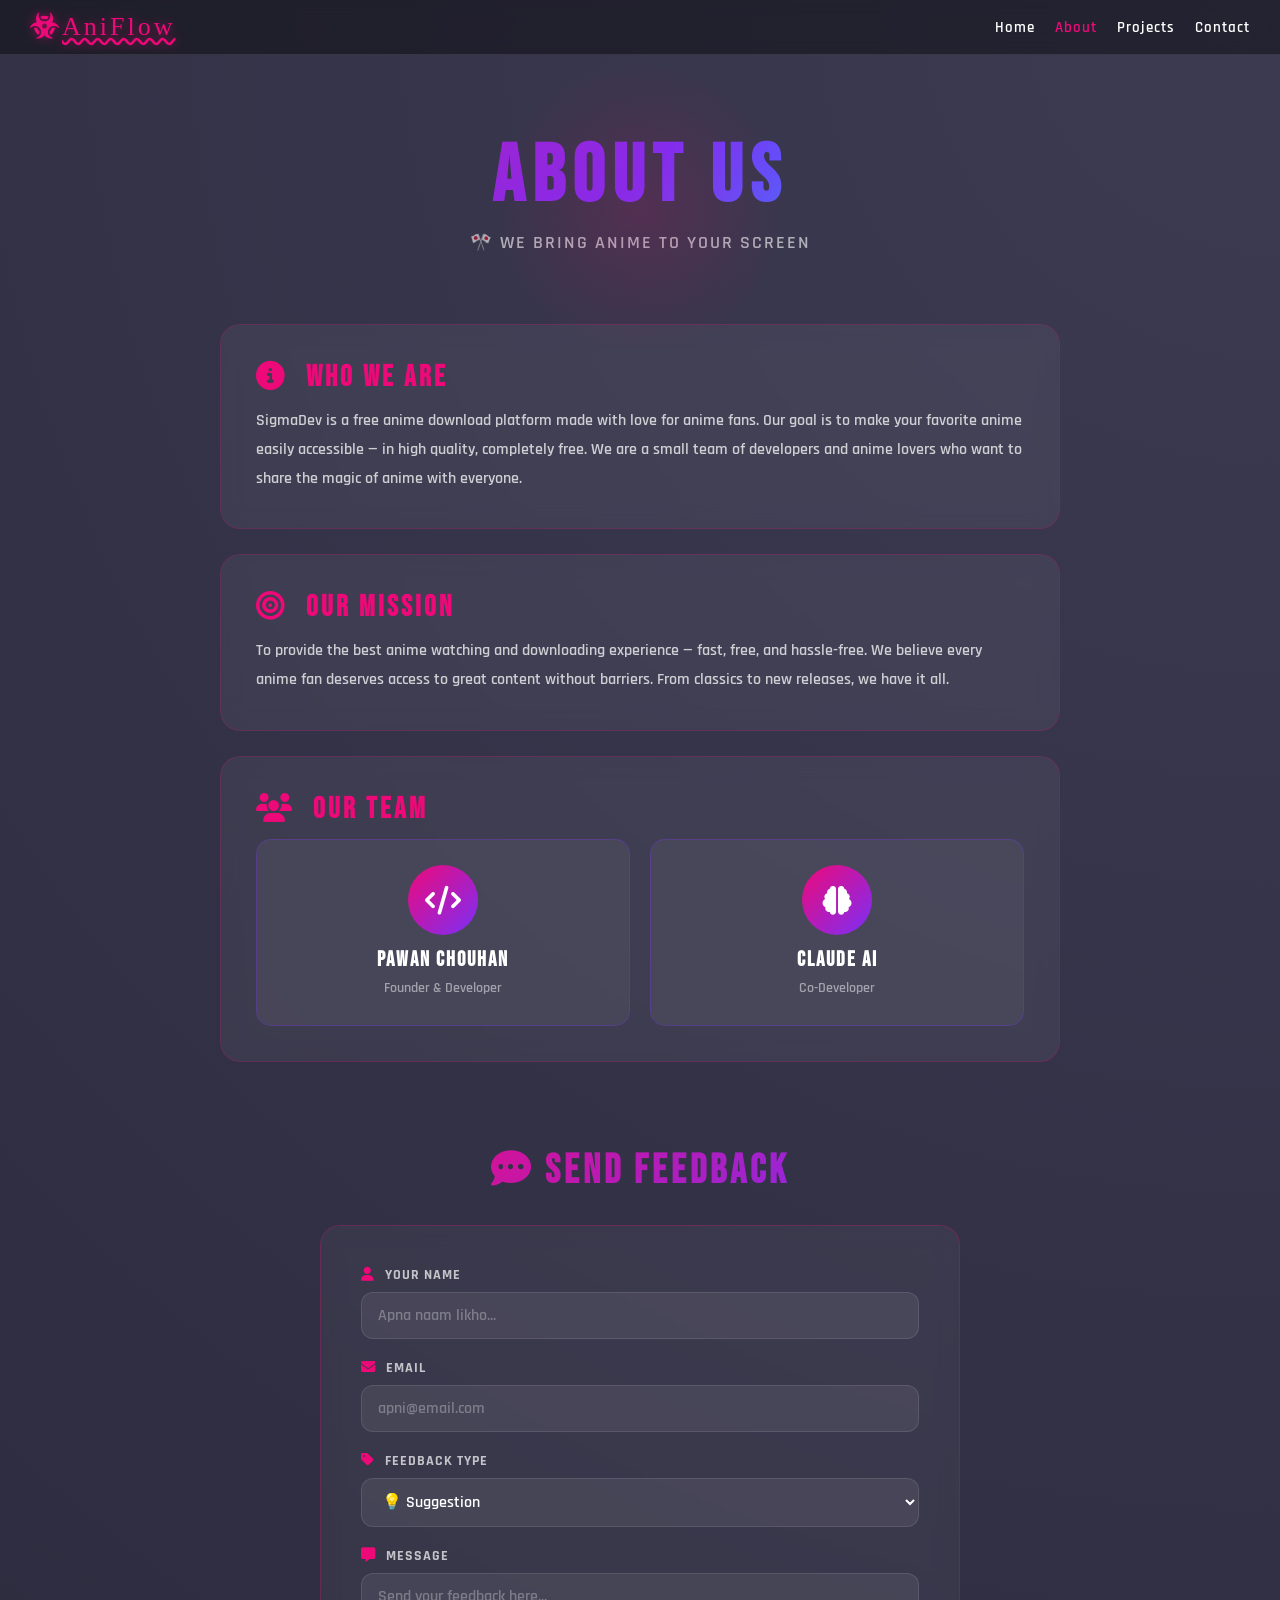
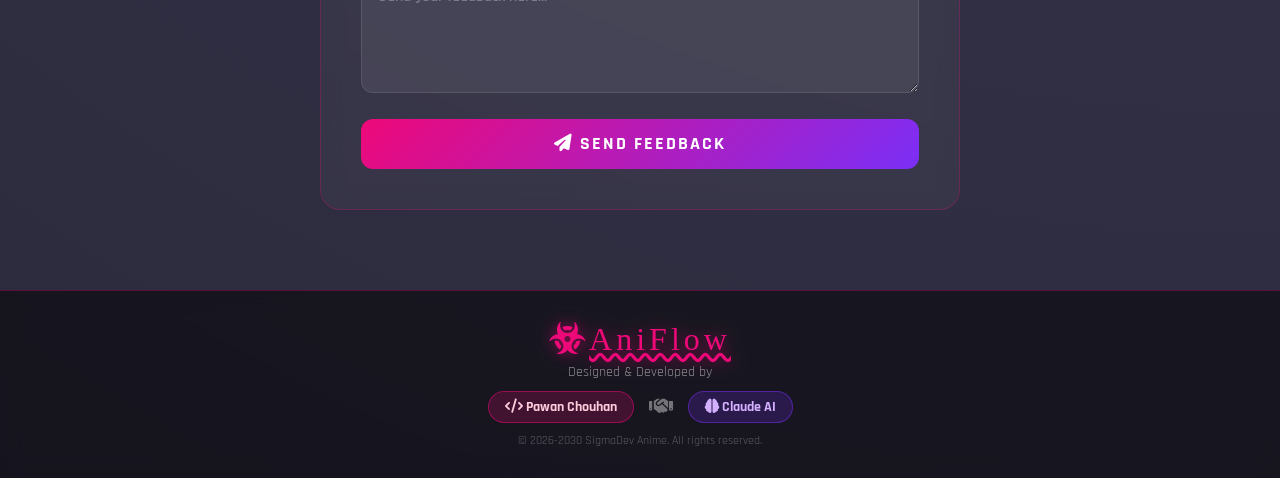
<file: About us.html>
<!DOCTYPE html>
<html lang="en">

<head>
    <meta charset="UTF-8">
    <meta name="viewport" content="width=device-width, initial-scale=1.0">
    <title>SigmaDev - About Us</title>
    <link rel="stylesheet" href="https://cdnjs.cloudflare.com/ajax/libs/font-awesome/6.5.0/css/all.min.css">
    <link href="https://fonts.googleapis.com/css2?family=Bebas+Neue&family=Rajdhani:wght@400;600;700&display=swap"
        rel="stylesheet">
    <style>
        * {
            margin: 0;
            padding: 0;
            box-sizing: border-box;
        }

        body {
            min-height: 100vh;
            background: #282537;
            background-image: radial-gradient(circle at top, #3c3b52 0%, #252233 80%);
            background-size: 200% 200%;
            animation: breathe 8s ease infinite;
            font-family: 'Rajdhani', sans-serif;
            color: white;
        }

        @keyframes breathe {
            0% {
                background-position: 50% 0%;
            }

            50% {
                background-position: 50% 100%;
            }

            100% {
                background-position: 50% 0%;
            }
        }

        /* NAVBAR */
        .navbar {
            position: fixed;
            top: 0;
            width: 100%;
            display: flex;
            align-items: center;
            justify-content: space-between;
            padding: 12px 30px;
            background: rgba(0, 0, 0, 0.4);
            backdrop-filter: blur(10px);
            border-bottom: 1px solid rgba(255, 255, 255, 0.1);
            z-index: 1000;
        }

        .logo {
            font-family: 'Bebas Neue', cursive;
            font-size: 26px;
            letter-spacing: 3px;
            color: #ee0979;
            text-shadow: 0 0 10px rgba(238, 9, 121, 0.5);
            text-decoration: none;
            font-family: cursive;
            text-decoration-style: wavy;
            text-decoration-line: underline;
        }

        .nav-links {
            display: flex;
            list-style: none;
            gap: 20px;
        }

        .nav-links a {
            text-decoration: none;
            color: white;
            font-size: 15px;
            font-weight: 600;
            letter-spacing: 1px;
            transition: color 0.3s;
        }

        .nav-links a:hover {
            color: #ee0979;
        }

        /* HERO */
        .hero {
            margin-top: 57px;
            padding: 80px 30px 50px;
            text-align: center;
            position: relative;
        }

        .hero::before {
            content: '';
            position: absolute;
            top: 0;
            left: 50%;
            transform: translateX(-50%);
            width: 300px;
            height: 300px;
            background: radial-gradient(circle, rgba(238, 9, 121, 0.15), transparent 70%);
            pointer-events: none;
        }

        .hero h1 {
            font-family: 'Bebas Neue', cursive;
            font-size: 5rem;
            letter-spacing: 8px;
            background: linear-gradient(135deg, #ee0979, #7b2ff7, #00d4ff);
            -webkit-background-clip: text;
            -webkit-text-fill-color: transparent;
            background-clip: text;
            line-height: 1;
        }

        .hero p {
            margin-top: 15px;
            font-size: 1.1rem;
            font-weight: 600;
            color: rgba(255, 255, 255, 0.6);
            letter-spacing: 2px;
            text-transform: uppercase;
        }

        /* ABOUT SECTION */
        .about-section {
            max-width: 900px;
            margin: 0 auto;
            padding: 20px 30px 60px;
        }

        .about-card {
            background: rgba(255, 255, 255, 0.05);
            border: 1px solid rgba(238, 9, 121, 0.2);
            border-radius: 20px;
            padding: 35px;
            margin-bottom: 25px;
            backdrop-filter: blur(10px);
            transition: border-color 0.3s, transform 0.3s;
        }

        .about-card:hover {
            border-color: rgba(238, 9, 121, 0.5);
            transform: translateY(-3px);
        }

        .about-card h2 {
            font-family: 'Bebas Neue', cursive;
            font-size: 1.8rem;
            letter-spacing: 3px;
            color: #ee0979;
            margin-bottom: 12px;
        }

        .about-card h2 i {
            margin-right: 10px;
        }

        .about-card p {
            font-size: 1rem;
            font-weight: 600;
            color: rgba(255, 255, 255, 0.75);
            line-height: 1.8;
        }

        /* TEAM */
        .team-grid {
            display: flex;
            gap: 20px;
            justify-content: center;
            flex-wrap: wrap;
            margin-top: 10px;
        }

        .team-card {
            background: rgba(255, 255, 255, 0.05);
            border: 1px solid rgba(123, 47, 247, 0.3);
            border-radius: 15px;
            padding: 25px 30px;
            text-align: center;
            flex: 1;
            min-width: 200px;
            transition: all 0.3s;
        }

        .team-card:hover {
            border-color: rgba(238, 9, 121, 0.6);
            transform: translateY(-5px);
            box-shadow: 0 10px 30px rgba(238, 9, 121, 0.2);
        }

        .team-card .avatar {
            width: 70px;
            height: 70px;
            border-radius: 50%;
            background: linear-gradient(135deg, #ee0979, #7b2ff7);
            display: flex;
            align-items: center;
            justify-content: center;
            font-size: 1.8rem;
            margin: 0 auto 12px;
        }

        .team-card h3 {
            font-family: 'Bebas Neue', cursive;
            font-size: 1.3rem;
            letter-spacing: 2px;
            color: white;
        }

        .team-card p {
            font-size: 0.85rem;
            color: rgba(255, 255, 255, 0.5);
            font-weight: 600;
            margin-top: 4px;
        }

        /* FEEDBACK FORM */
        .feedback-section {
            max-width: 700px;
            margin: 0 auto;
            padding: 0 30px 80px;
        }

        .feedback-title {
            font-family: 'Bebas Neue', cursive;
            font-size: 2.5rem;
            letter-spacing: 4px;
            text-align: center;
            margin-bottom: 30px;
            background: linear-gradient(135deg, #ee0979, #7b2ff7);
            -webkit-background-clip: text;
            -webkit-text-fill-color: transparent;
            background-clip: text;
        }

        .feedback-form {
            background: rgba(255, 255, 255, 0.04);
            border: 1px solid rgba(238, 9, 121, 0.25);
            border-radius: 20px;
            padding: 40px;
            backdrop-filter: blur(10px);
        }

        .form-group {
            margin-bottom: 20px;
        }

        .form-group label {
            display: block;
            font-size: 0.9rem;
            font-weight: 700;
            color: rgba(255, 255, 255, 0.7);
            letter-spacing: 1px;
            text-transform: uppercase;
            margin-bottom: 8px;
        }

        .form-group label i {
            color: #ee0979;
            margin-right: 6px;
        }

        .form-group input,
        .form-group textarea,
        .form-group select {
            width: 100%;
            background: rgba(255, 255, 255, 0.07);
            border: 1px solid rgba(255, 255, 255, 0.1);
            border-radius: 12px;
            padding: 12px 16px;
            color: white;
            font-family: 'Rajdhani', sans-serif;
            font-size: 1rem;
            font-weight: 600;
            outline: none;
            transition: border-color 0.3s, box-shadow 0.3s;
        }

        .form-group input:focus,
        .form-group textarea:focus,
        .form-group select:focus {
            border-color: #ee0979;
            box-shadow: 0 0 15px rgba(238, 9, 121, 0.2);
        }

        .form-group select option {
            background: #252233;
            color: white;
        }

        .form-group textarea {
            resize: vertical;
            min-height: 120px;
        }

        .form-group input::placeholder,
        .form-group textarea::placeholder {
            color: rgba(255, 255, 255, 0.3);
        }

        .submit-btn {
            width: 100%;
            padding: 14px;
            background: linear-gradient(135deg, #ee0979, #7b2ff7);
            color: white;
            border: none;
            border-radius: 12px;
            cursor: pointer;
            font-size: 1.1rem;
            font-weight: 700;
            font-family: 'Rajdhani', sans-serif;
            letter-spacing: 2px;
            text-transform: uppercase;
            transition: all 0.3s;
            animation: pulse 2s infinite;
        }

        .submit-btn:hover {
            transform: scale(1.02);
            box-shadow: 0 8px 25px rgba(238, 9, 121, 0.5);
            animation: none;
        }

        @keyframes pulse {
            0% {
                box-shadow: 0 0 0 0 rgba(238, 9, 121, 0.5);
            }

            70% {
                box-shadow: 0 0 0 10px rgba(238, 9, 121, 0);
            }

            100% {
                box-shadow: 0 0 0 0 rgba(238, 9, 121, 0);
            }
        }

        /* SUCCESS MSG */
        .success-msg {
            display: none;
            text-align: center;
            padding: 20px;
            background: rgba(17, 153, 142, 0.15);
            border: 1px solid rgba(17, 153, 142, 0.4);
            border-radius: 12px;
            margin-top: 15px;
            color: #38ef7d;
            font-size: 1rem;
            font-weight: 700;
        }

        /* FOOTER */
        .footer {
            background: rgba(0, 0, 0, 0.5);
            backdrop-filter: blur(10px);
            border-top: 1px solid rgba(238, 9, 121, 0.3);
            padding: 30px;
            text-align: center;
        }

        .footer-logo {
            font-family: 'Bebas Neue', cursive;
            font-size: 2rem;
            letter-spacing: 4px;
            color: #ee0979;
            text-shadow: 0 0 15px rgba(238, 9, 121, 0.6);
            font-family: cursive;
            text-decoration-style: wavy;
            text-decoration-line: underline;
        }

        .footer-credits {
            display: flex;
            align-items: center;
            gap: 15px;
            justify-content: center;
            margin: 10px 0;
        }

        .credit-you {
            background: rgba(238, 9, 121, 0.2);
            border: 1px solid rgba(238, 9, 121, 0.5);
            color: #ffccdd;
            padding: 6px 16px;
            border-radius: 25px;
            font-size: 0.9rem;
            font-weight: 700;
        }

        .footer-x {
            color: rgba(255, 255, 255, 0.4);
            font-size: 1.2rem;
            font-weight: 700;
        }

        .credit-claude {
            background: rgba(123, 47, 247, 0.2);
            border: 1px solid rgba(123, 47, 247, 0.5);
            color: #d4b0ff;
            padding: 6px 16px;
            border-radius: 25px;
            font-size: 0.9rem;
            font-weight: 700;
        }

        .footer-copy {
            color: rgba(255, 255, 255, 0.3);
            font-size: 0.75rem;
            margin-top: 8px;
        }

        /* ================= RESPONSIVE ================= */

/* Tablet */
@media (max-width: 900px) {

    .hero h1 {
        font-size: 3.5rem;
        letter-spacing: 5px;
    }

    .hero p {
        font-size: 1rem;
    }

    .about-card {
        padding: 25px;
    }
}

/* Mobile */
@media (max-width: 600px) {

    .navbar {
        padding: 10px 15px;
    }

    .logo {
        font-size: 18px;
    }

    .nav-links {
        gap: 10px;
        flex-wrap: wrap;
    }

    .nav-links a {
        font-size: 12px;
    }

    .hero {
        padding: 60px 15px 30px;
    }

    .hero h1 {
        font-size: 2.3rem;
        letter-spacing: 3px;
    }

    .hero p {
        font-size: 0.8rem;
    }

    .about-section {
        padding: 10px 15px 40px;
    }

    .about-card {
        padding: 20px;
    }

    .team-card {
        min-width: 100%;
    }

    .feedback-form {
        padding: 25px;
    }

    .feedback-section {
        padding: 0 15px 60px;
    }

    .footer-credits {
         flex-direction: row;
        gap: 8px;
    }

    .footer-logo {
        font-size: 1.5rem;
    }
}
    </style>
</head>

<body>

    <!-- NAVBAR -->
    <nav class="navbar">
        <a href="index.html" class="logo"><i class="fa-solid fa-biohazard"></i>AniFlow</a>
        <ul class="nav-links">
            <li><a href="index.html">Home</a></li>
            <li><a href="about.html" style="color:#ee0979">About</a></li>
            <li><a href="projects.html">Projects</a></li>
            <li><a href="contact us.html">Contact</a></li>
        </ul>
    </nav>

    <!-- HERO -->
    <div class="hero">
        <h1>About Us</h1>
        <p>🎌 We bring anime to your screen</p>
    </div>

    <!-- ABOUT CARDS -->
    <div class="about-section">

        <div class="about-card">
            <h2><i class="fa-solid fa-circle-info"></i> Who We Are</h2>
            <p>SigmaDev is a free anime download platform made with love for anime fans. Our goal is to make your
                favorite anime easily accessible — in high quality, completely free. We are a small team of developers
                and anime lovers who want to share the magic of anime with everyone.</p>
        </div>

        <div class="about-card">
            <h2><i class="fa-solid fa-bullseye"></i> Our Mission</h2>
            <p>To provide the best anime watching and downloading experience — fast, free, and hassle-free. We believe
                every anime fan deserves access to great content without barriers. From classics to new releases, we
                have it all.</p>
        </div>

        <!-- TEAM -->
        <div class="about-card">
            <h2><i class="fa-solid fa-users"></i> Our Team</h2>
            <div class="team-grid">
                <div class="team-card">
                    <div class="avatar"><i class="fa-solid fa-code"></i></div>
                    <h3>Pawan Chouhan</h3>
                    <p>Founder & Developer</p>
                </div>
                <div class="team-card">
                    <div class="avatar"><i class="fa-solid fa-brain"></i></div>
                    <h3>Claude AI</h3>
                    <p>Co-Developer</p>
                </div>
            </div>
        </div>

    </div>

    <!-- FEEDBACK FORM -->
    <div class="feedback-section">
        <h2 class="feedback-title"><i class="fa-solid fa-comment-dots"></i> Send Feedback</h2>

        <!-- 
            FORMSPREE SETUP:
            1. formspree.io pe jao
            2. Free account banao
            3. New form banao
            4. Neeche action mein apna link daalo
        -->
        <form class="feedback-form" action="https://formspree.io/f/mbdzyerg" method="POST">

            <div class="form-group">
                <label><i class="fa-solid fa-user"></i> Your Name</label>
                <input type="text" name="name" placeholder="Apna naam likho..." required>
            </div>

            <div class="form-group">
                <label><i class="fa-solid fa-envelope"></i> Email</label>
                <input type="email" name="email" placeholder="apni@email.com" required>
            </div>

            <div class="form-group">
                <label><i class="fa-solid fa-tag"></i> Feedback Type</label>
                <select name="type">
                    <option value="suggestion">💡 Suggestion</option>
                    <option value="bug">🐛 Bug Report</option>
                    <option value="request">🎌 Anime Request</option>
                    <option value="other">📝 Other</option>
                </select>
            </div>

            <div class="form-group">
                <label><i class="fa-solid fa-message"></i> Message</label>
                <textarea name="message" placeholder="Send your feedback here..." required></textarea>
            </div>

            <button type="submit" class="submit-btn">
                <i class="fa-solid fa-paper-plane"></i> Send Feedback
            </button>

            <div class="success-msg" id="successMsg">
                ✅ Shukriya! Tumhara feedback mil gaya! 🎌
            </div>

        </form>
    </div>

    <!-- FOOTER -->
    <footer class="footer">
        <div class="footer-logo"><i class="fa-solid fa-biohazard"></i>AniFlow</div>
        <p style="color:rgba(255,255,255,0.5); font-size:0.85rem; margin: 5px 0;">Designed & Developed by</p>
        <div class="footer-credits">
            <span class="credit-you"><i class="fa-solid fa-code"></i> Pawan Chouhan</span>
            <span class="footer-x"><i class="fa-solid fa-handshake"></i></span>
            <span class="credit-claude"><i class="fa-solid fa-brain"></i> Claude AI</span>
        </div>
        <p class="footer-copy">© 2026-2030 SigmaDev Anime. All rights reserved.</p>
    </footer>

    <script>
        // Form submit success message
        const form = document.querySelector('.feedback-form');

        form.addEventListener('submit', async function (e) {
            e.preventDefault();

            const data = new FormData(form);

            await fetch(form.action, {
                method: form.method,
                body: data,
                headers: {
                    'Accept': 'application/json'
                }
            });

            document.getElementById('successMsg').style.display = 'block';
            form.reset();
        });
    </script>

</body>

</html>
</file>
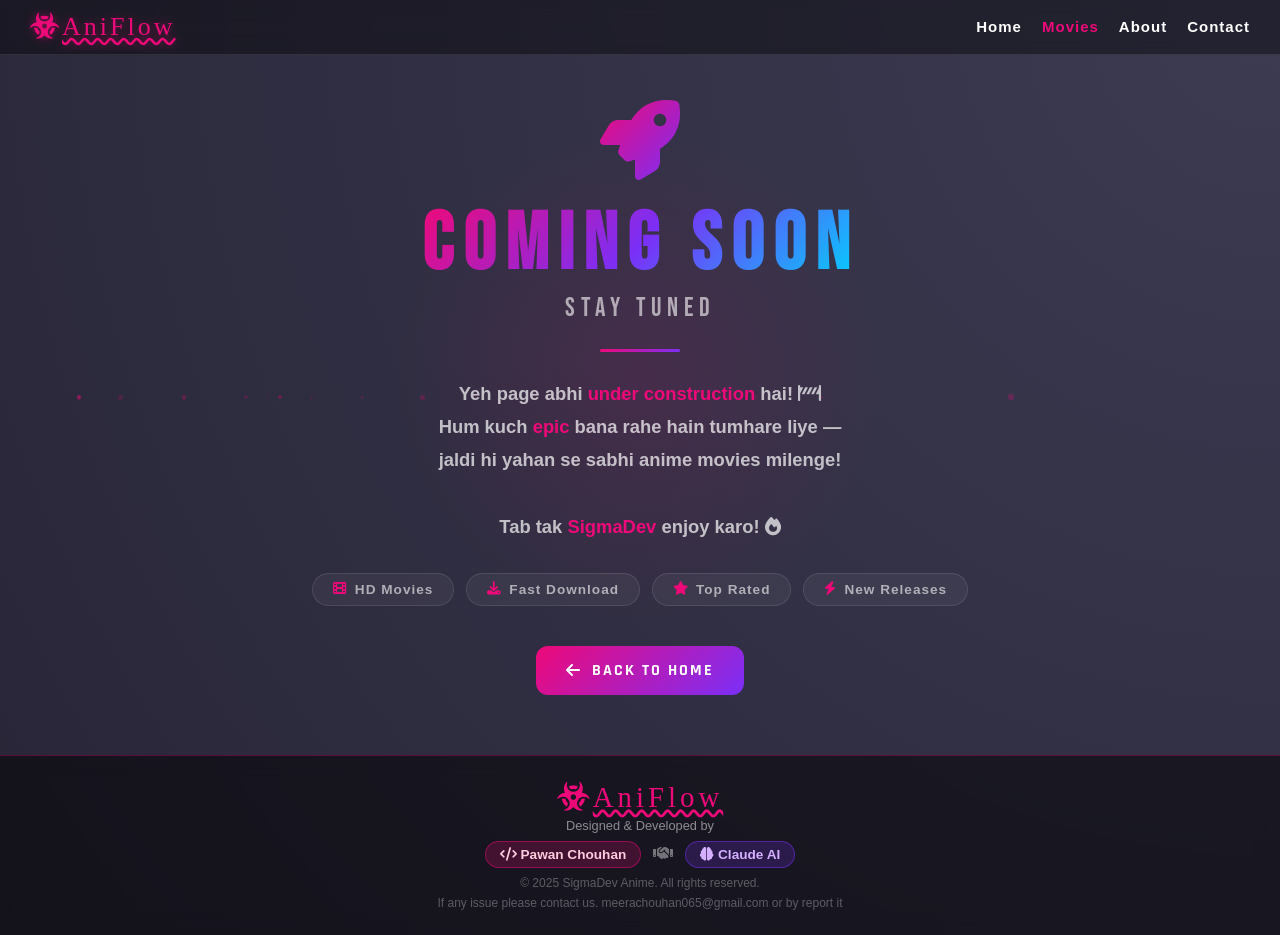
<file: movie.html>
<!DOCTYPE html>
<html lang="en">

<head>
    <meta charset="UTF-8">
    <meta name="viewport" content="width=device-width, initial-scale=1.0">
    <title>SigmaDev - Coming Soon</title>
    <link rel="stylesheet" href="https://cdnjs.cloudflare.com/ajax/libs/font-awesome/6.5.0/css/all.min.css">
    <link href="https://fonts.googleapis.com/css2?family=Bebas+Neue&family=Rajdhani:wght@400;600;700&display=swap"
        rel="stylesheet">
    <style>
        * {

            font-family: 'Orbitron', sans-serif;
            /* ← change karo */

            margin: 0;
            padding: 0;
            box-sizing: border-box;
        }

        body {
            min-height: 100vh;
            background: #282537;
            background-image: radial-gradient(circle at top, #3c3b52 0%, #252233 80%);
            background-size: 200% 200%;
            animation: breathe 8s ease infinite;
            font-family: 'Orbitron', sans-serif;
            color: white;
            display: flex;
            flex-direction: column;
        }

        @keyframes breathe {
            0% {
                background-position: 50% 0%;
            }

            50% {
                background-position: 50% 100%;
            }

            100% {
                background-position: 50% 0%;
            }
        }

        /* NAVBAR */
        .navbar {
            position: fixed;
            top: 0;
            width: 100%;
            display: flex;
            align-items: center;
            justify-content: space-between;
            padding: 12px 30px;
            background: rgba(0, 0, 0, 0.4);
            backdrop-filter: blur(10px);
            border-bottom: 1px solid rgba(255, 255, 255, 0.1);
            z-index: 1000;
        }

        .logo {
            font-family: 'Bebas Neue', cursive;
            font-size: 26px;
            letter-spacing: 3px;
            color: #ee0979;
            text-decoration: none;
            text-shadow: 0 0 10px rgba(238, 9, 121, 0.5);
            font-family: cursive;
            text-decoration-style: wavy;
            text-decoration-line: underline;
        }

        .nav-links {
            display: flex;
            list-style: none;
            gap: 20px;
        }

        .nav-links a {
            text-decoration: none;
            color: white;
            font-size: 15px;
            font-weight: 600;
            letter-spacing: 1px;
            transition: color 0.3s;
        }

        .nav-links a:hover {
            color: #ee0979;
        }

        /* MAIN */
        .main {
            flex: 1;
            display: flex;
            align-items: center;
            justify-content: center;
            flex-direction: column;
            text-align: center;
            padding: 100px 20px 60px;
            position: relative;
            overflow: hidden;
        }

        /* BG glow */
        .main::before {
            content: '';
            position: absolute;
            top: 50%;
            left: 50%;
            transform: translate(-50%, -50%);
            width: 500px;
            height: 500px;
            background: radial-gradient(circle, rgba(238, 9, 121, 0.1), transparent 70%);
            pointer-events: none;
            animation: glowPulse 4s ease infinite;
        }

        @keyframes glowPulse {

            0%,
            100% {
                opacity: 0.5;
                transform: translate(-50%, -50%) scale(1);
            }

            50% {
                opacity: 1;
                transform: translate(-50%, -50%) scale(1.2);
            }
        }

        /* Floating particles */
        .particle {
            position: absolute;
            width: 4px;
            height: 4px;
            background: rgba(238, 9, 121, 0.5);
            border-radius: 50%;
            animation: float linear infinite;
            pointer-events: none;
        }

        @keyframes float {
            0% {
                transform: translateY(100vh) rotate(0deg);
                opacity: 0;
            }

            10% {
                opacity: 1;
            }

            90% {
                opacity: 1;
            }

            100% {
                transform: translateY(-100px) rotate(720deg);
                opacity: 0;
            }
        }

        /* ICON */
        .cs-icon {
            font-size: 5rem;
            margin-bottom: 25px;
            background: linear-gradient(135deg, #ee0979, #7b2ff7);
            -webkit-background-clip: text;
            -webkit-text-fill-color: transparent;
            background-clip: text;
            animation: iconBounce 3s ease infinite;
            position: relative;
            z-index: 2;
        }

        @keyframes iconBounce {

            0%,
            100% {
                transform: translateY(0);
            }

            50% {
                transform: translateY(-12px);
            }
        }

        /* TEXT */
        .cs-title {
            font-family: 'Bebas Neue', cursive;
            font-size: 5rem;
            letter-spacing: 10px;
            background: linear-gradient(135deg, #ee0979, #7b2ff7, #00d4ff);
            -webkit-background-clip: text;
            -webkit-text-fill-color: transparent;
            background-clip: text;
            position: relative;
            z-index: 2;
            line-height: 1;
        }

        .cs-subtitle {
            font-family: 'Bebas Neue', cursive;
            font-size: 1.6rem;
            letter-spacing: 6px;
            color: rgba(255, 255, 255, 0.6);
            margin-top: 8px;
            position: relative;
            z-index: 2;
        }

        .cs-divider {
            width: 80px;
            height: 3px;
            background: linear-gradient(135deg, #ee0979, #7b2ff7);
            border-radius: 10px;
            margin: 25px auto;
            position: relative;
            z-index: 2;
        }

        .cs-msg {
            font-size: 1.15rem;
            font-weight: 600;
            color: rgba(255, 255, 255, 0.7);
            line-height: 1.8;
            max-width: 520px;
            position: relative;
            z-index: 2;
        }

        .cs-msg span {
            color: #ee0979;
            font-weight: 700;
        }

        /* TAGS */
        .cs-tags {
            display: flex;
            gap: 12px;
            flex-wrap: wrap;
            justify-content: center;
            margin-top: 30px;
            position: relative;
            z-index: 2;
        }

        .cs-tag {
            padding: 8px 20px;
            background: rgba(255, 255, 255, 0.05);
            border: 1px solid rgba(255, 255, 255, 0.1);
            border-radius: 25px;
            font-size: 0.85rem;
            font-weight: 700;
            color: rgba(255, 255, 255, 0.6);
            letter-spacing: 1px;
            display: flex;
            align-items: center;
            gap: 7px;
        }

        .cs-tag i {
            color: #ee0979;
        }

        /* BACK BUTTON */
        .back-btn {
            margin-top: 40px;
            display: inline-flex;
            align-items: center;
            gap: 10px;
            padding: 14px 30px;
            background: linear-gradient(135deg, #ee0979, #7b2ff7);
            color: white;
            text-decoration: none;
            border-radius: 12px;
            font-family: 'Rajdhani', sans-serif;
            font-size: 1rem;
            font-weight: 700;
            letter-spacing: 2px;
            text-transform: uppercase;
            transition: all 0.3s;
            position: relative;
            z-index: 2;
        }

        .back-btn:hover {
            transform: scale(1.05);
            box-shadow: 0 8px 25px rgba(238, 9, 121, 0.5);
        }

        /* FOOTER */
        .footer {
            background: rgba(0, 0, 0, 0.5);
            backdrop-filter: blur(10px);
            border-top: 1px solid rgba(238, 9, 121, 0.3);
            padding: 25px;
            text-align: center;
        }

        .footer-logo {
            font-family: 'Bebas Neue', cursive;
            font-size: 1.8rem;
            letter-spacing: 4px;
            color: #ee0979;
            font-family: cursive;
            text-decoration-style: wavy;
            text-decoration-line: underline;
        }

        .footer-credits {
            display: flex;
            align-items: center;
            gap: 12px;
            justify-content: center;
            margin: 8px 0;
        }

        .credit-you {
            background: rgba(238, 9, 121, 0.2);
            border: 1px solid rgba(238, 9, 121, 0.5);
            color: #ffccdd;
            padding: 5px 14px;
            border-radius: 25px;
            font-size: 0.85rem;
            font-weight: 700;
        }

        .footer-x {
            color: rgba(255, 255, 255, 0.4);
        }

        .credit-claude {
            background: rgba(123, 47, 247, 0.2);
            border: 1px solid rgba(123, 47, 247, 0.5);
            color: #d4b0ff;
            padding: 5px 14px;
            border-radius: 25px;
            font-size: 0.85rem;
            font-weight: 700;
        }

        .footer-copy {
            color: rgba(255, 255, 255, 0.3);
            font-size: 0.75rem;
            margin-top: 6px;
        }

        /* ================= ADVANCED RESPONSIVE ================= */

/* Tablet */
@media (max-width: 900px) {

    .cs-title {
        font-size: 4rem;
        letter-spacing: 6px;
    }

    .cs-subtitle {
        font-size: 1.3rem;
        letter-spacing: 4px;
    }

    .cs-msg {
        font-size: 1rem;
        padding: 0 10px;
    }

    .cs-tags {
        gap: 10px;
    }
}

/* Mobile */
@media (max-width: 600px) {

    /* NAVBAR */
    .navbar {
        padding: 8px 15px;
    }

    .logo {
        font-size: 14px;
        letter-spacing: 1px;
    }

    .nav-links {
        gap: 6px;
        flex-wrap: wrap;
    }

    .nav-links a {
        font-size: 12px;
    }

    /* MAIN */
    .main {
        padding: 90px 15px 50px;
    }

    /* ICON */
    .cs-icon {
        font-size: 3rem;
        margin-bottom: 15px;
    }

    /* TEXT */
    .cs-title {
        font-size: 2.5rem;
        letter-spacing: 3px;
    }

    .cs-subtitle {
        font-size: 1rem;
        letter-spacing: 2px;
    }

    .cs-msg {
        font-size: 0.85rem;
        line-height: 1.6;
    }

    /* TAGS */
    .cs-tags {
        gap: 8px;
    }

    .cs-tag {
        font-size: 0.7rem;
        padding: 6px 12px;
    }

    /* BUTTON */
    .back-btn {
        padding: 10px 18px;
        font-size: 0.8rem;
    }

    /* FOOTER */
    .footer {
        padding: 20px 10px;
    }

    .footer-logo {
        font-size: 1.2rem;
    }

    .footer-credits {
        flex-direction: row;
        gap: 6px;
    }
}

/* Extra small */
@media (max-width: 400px) {

    .cs-title {
        font-size: 2rem;
    }

    .cs-msg {
        font-size: 0.75rem;
    }

    .cs-tag {
        font-size: 0.65rem;
    }
}
    </style>
</head>

<body>

    <!-- NAVBAR -->
    <nav class="navbar">
        <a href="index.html" class="logo"><i class="fa-solid fa-biohazard"></i>AniFlow</a>
        <ul class="nav-links">
            <li><a href="index.html">Home</a></li>
            <li><a href="movie.html" style="color:#ee0979">Movies</a></li>
            <li><a href="About us.html">About</a></li>
            <li><a href="contact us.html">Contact</a></li>
        </ul>
    </nav>

    <!-- MAIN -->
    <div class="main" id="main">

        <i class="fa-solid fa-rocket cs-icon"></i>

        <h1 class="cs-title">Coming Soon</h1>
        <p class="cs-subtitle">Stay Tuned</p>

        <div class="cs-divider"></div>

        <p class="cs-msg">
            Yeh page abhi <span>under construction</span> hai! <i class="fa-solid fa-road-barrier"></i><br>
            Hum kuch <span>epic</span> bana rahe hain tumhare liye —<br>
            jaldi hi yahan se sabhi anime movies milenge!<br><br>
            Tab tak <span>SigmaDev</span> enjoy karo! <i class="fa-solid fa-fire"></i>
        </p>

        <div class="cs-tags">
            <span class="cs-tag"><i class="fa-solid fa-film"></i> HD Movies</span>
            <span class="cs-tag"><i class="fa-solid fa-download"></i> Fast Download</span>
            <span class="cs-tag"><i class="fa-solid fa-star"></i> Top Rated</span>
            <span class="cs-tag"><i class="fa-solid fa-bolt"></i> New Releases</span>
        </div>

        <a href="index.html" class="back-btn">
            <i class="fa-solid fa-arrow-left"></i> Back to Home
        </a>

    </div>

    <!-- FOOTER -->
    <footer class="footer">
        <div class="footer-logo"><i class="fa-solid fa-biohazard"></i>AniFlow</div>
        <p style="color:rgba(255,255,255,0.5); font-size:0.8rem; margin:4px 0;">Designed & Developed by</p>
        <div class="footer-credits">
            <span class="credit-you"><i class="fa-solid fa-code"></i> Pawan Chouhan</span>
            <span class="footer-x"><i class="fa-solid fa-handshake"></i></span>
            <span class="credit-claude"><i class="fa-solid fa-brain"></i> Claude AI</span>
        </div>
        <p class="footer-copy">© 2025 SigmaDev Anime. All rights reserved.</p>
        <p class="footer-copy">If any issue please contact us. meerachouhan065@gmail.com or by report it</p>
    </footer>

    <script>
        // Floating particles
        const main = document.getElementById('main');
        for (let i = 0; i < 15; i++) {
            const p = document.createElement('div');
            p.className = 'particle';
            p.style.left = Math.random() * 100 + '%';
            p.style.animationDuration = (Math.random() * 8 + 6) + 's';
            p.style.animationDelay = (Math.random() * 5) + 's';
            p.style.width = p.style.height = (Math.random() * 4 + 2) + 'px';
            p.style.opacity = Math.random() * 0.5 + 0.2;
            main.appendChild(p);
        }
    </script>

</body>

</html>
</file>
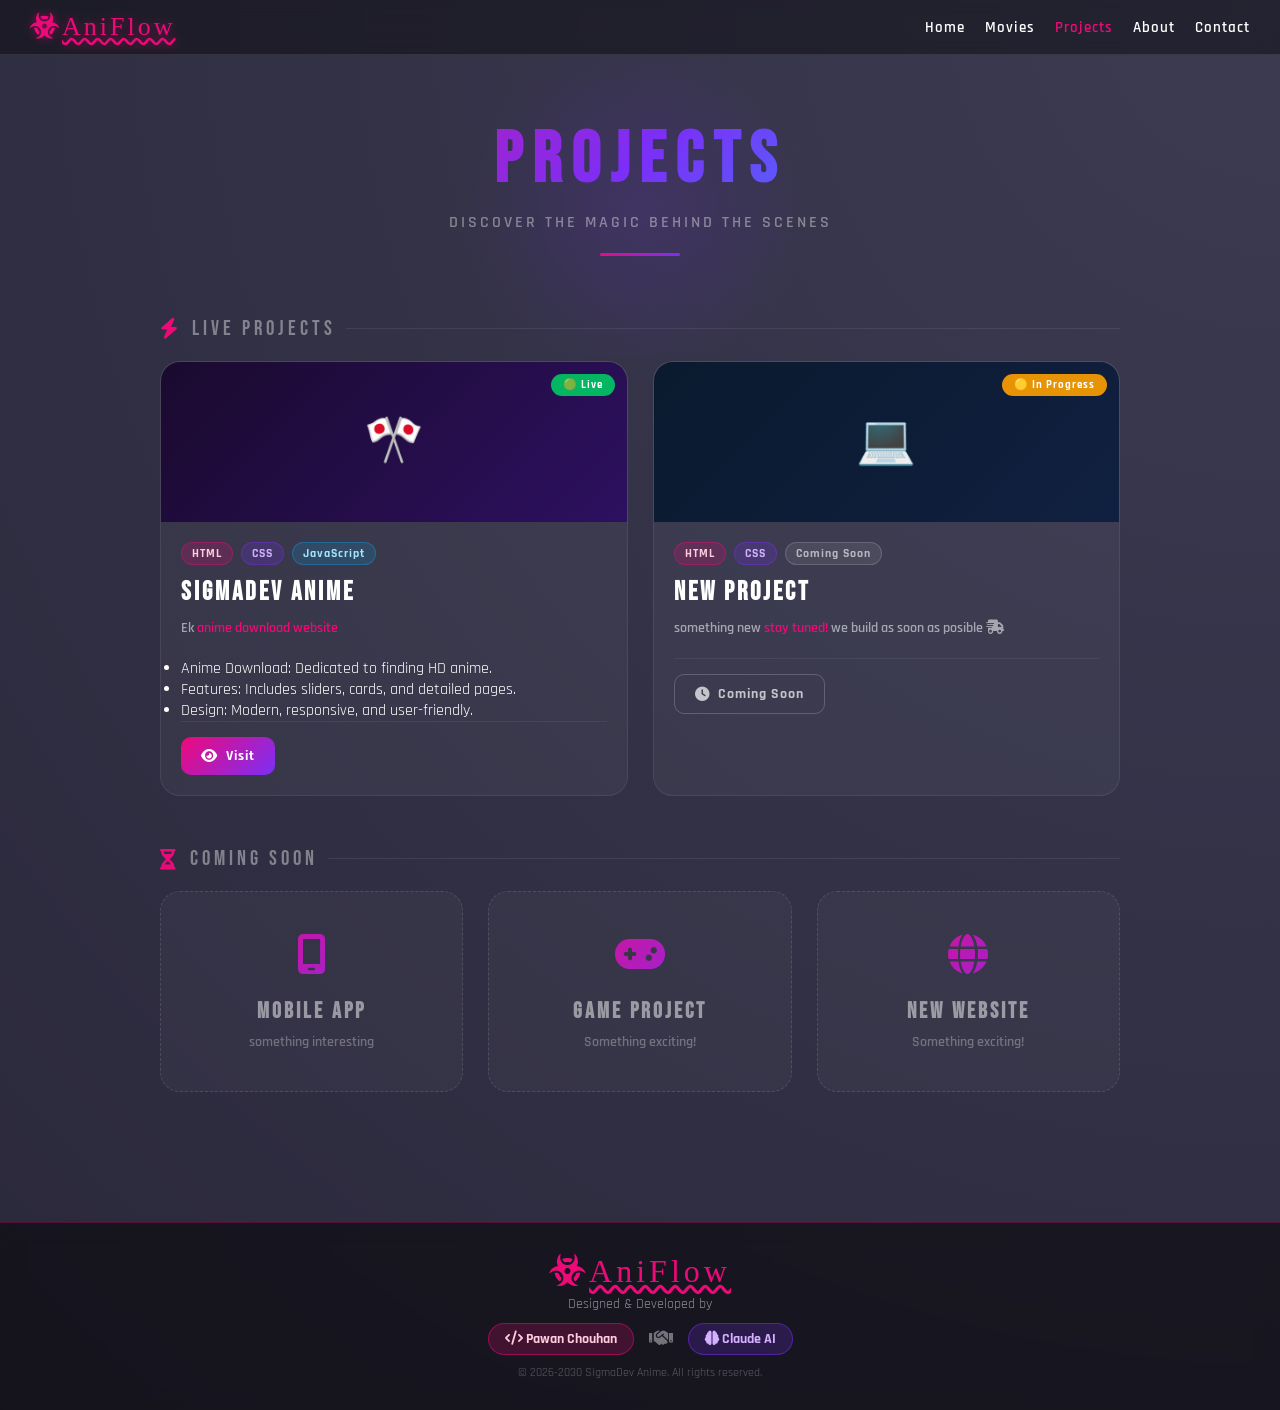
<file: projects.html>
<!DOCTYPE html>
<html lang="en">

<head>
    <meta charset="UTF-8">
    <meta name="viewport" content="width=device-width, initial-scale=1.0">
    <title>SigmaDev - Projects</title>
    <link rel="stylesheet" href="https://cdnjs.cloudflare.com/ajax/libs/font-awesome/6.5.0/css/all.min.css">
    <link href="https://fonts.googleapis.com/css2?family=Bebas+Neue&family=Rajdhani:wght@400;600;700&display=swap"
        rel="stylesheet">
    <style>
        * {
            margin: 0;
            padding: 0;
            box-sizing: border-box;
        }

        body {
            min-height: 100vh;
            background: #282537;
            background-image: radial-gradient(circle at top, #3c3b52 0%, #252233 80%);
            background-size: 200% 200%;
            animation: breathe 8s ease infinite;
            font-family: 'Rajdhani', sans-serif;
            color: white;
        }

        @keyframes breathe {
            0% {
                background-position: 50% 0%;
            }

            50% {
                background-position: 50% 100%;
            }

            100% {
                background-position: 50% 0%;
            }
        }

        /* NAVBAR */
        .navbar {
            position: fixed;
            top: 0;
            width: 100%;
            display: flex;
            align-items: center;
            justify-content: space-between;
            padding: 12px 30px;
            background: rgba(0, 0, 0, 0.4);
            backdrop-filter: blur(10px);
            border-bottom: 1px solid rgba(255, 255, 255, 0.1);
            z-index: 1000;
        }

        .logo {
            font-family: 'Bebas Neue', cursive;
            font-size: 26px;
            letter-spacing: 3px;
            color: #ee0979;
            text-decoration: none;
            text-shadow: 0 0 10px rgba(238, 9, 121, 0.5);
            font-family: cursive;
            text-decoration-style: wavy;
            text-decoration-line: underline;

        }

        .nav-links {
            display: flex;
            list-style: none;
            gap: 20px;
        }

        .nav-links a {
            text-decoration: none;
            color: white;
            font-size: 15px;
            font-weight: 600;
            letter-spacing: 1px;
            transition: color 0.3s;
        }

        .nav-links a:hover {
            color: #ee0979;
        }

        /* HERO */
        .hero {
            margin-top: 57px;
            padding: 60px 30px 10px;
            text-align: center;
            position: relative;
        }

        .hero::before {
            content: '';
            position: absolute;
            top: 0;
            left: 50%;
            transform: translateX(-50%);
            width: 400px;
            height: 300px;
            background: radial-gradient(circle, rgba(123, 47, 247, 0.15), transparent 70%);
            pointer-events: none;
        }

        .hero h1 {
            font-family: 'Bebas Neue', cursive;
            font-size: 4.5rem;
            letter-spacing: 10px;
            background: linear-gradient(135deg, #ee0979, #7b2ff7, #00d4ff);
            -webkit-background-clip: text;
            -webkit-text-fill-color: transparent;
            background-clip: text;
            position: relative;
            z-index: 2;
        }

        .hero p {
            font-size: 1rem;
            font-weight: 600;
            color: rgba(255, 255, 255, 0.4);
            letter-spacing: 3px;
            text-transform: uppercase;
            margin-top: 8px;
            position: relative;
            z-index: 2;
        }

        .hero-divider {
            width: 80px;
            height: 3px;
            background: linear-gradient(135deg, #ee0979, #7b2ff7);
            border-radius: 10px;
            margin: 20px auto 0;
        }

        /* MAIN */
        .main {
            max-width: 1000px;
            margin: 0 auto;
            padding: 50px 20px 80px;
        }

        /* SECTION TITLE */
        .section-title {
            font-family: 'Bebas Neue', cursive;
            font-size: 1.3rem;
            letter-spacing: 4px;
            color: rgba(255, 255, 255, 0.4);
            margin-bottom: 20px;
            display: flex;
            align-items: center;
            gap: 10px;
        }

        .section-title::after {
            content: '';
            flex: 1;
            height: 1px;
            background: rgba(255, 255, 255, 0.08);
        }

        .section-title i {
            color: #ee0979;
        }

        /* PROJECT CARDS GRID */
        .projects-grid {
            display: grid;
            grid-template-columns: repeat(auto-fit, minmax(280px, 1fr));
            gap: 25px;
            margin-bottom: 50px;
        }

        /* PROJECT CARD */
        .project-card {
            background: rgba(255, 255, 255, 0.04);
            border: 1px solid rgba(255, 255, 255, 0.08);
            border-radius: 20px;
            overflow: hidden;
            transition: all 0.4s ease;
            position: relative;
        }

        .project-card:hover {
            transform: translateY(-8px);
            border-color: rgba(238, 9, 121, 0.4);
            box-shadow: 0 20px 50px rgba(238, 9, 121, 0.15);
        }

        /* Card shimmer */
        .project-card::after {
            content: '';
            position: absolute;
            top: 0;
            left: -120%;
            width: 55%;
            height: 100%;
            background: linear-gradient(105deg,
                    transparent 20%,
                    rgba(255, 255, 255, 0.04) 50%,
                    transparent 80%);
            transition: left 0.7s ease;
            pointer-events: none;
        }

        .project-card:hover::after {
            left: 160%;
        }

        /* CARD BANNER */
        .card-banner {
            width: 100%;
            height: 160px;
            object-fit: cover;
            display: block;
            filter: brightness(0.8);
            transition: filter 0.4s, transform 0.4s;
        }

        .project-card:hover .card-banner {
            filter: brightness(1);
            transform: scale(1.03);
        }

        .banner-placeholder {
            width: 100%;
            height: 160px;
            display: flex;
            align-items: center;
            justify-content: center;
            font-size: 3rem;
        }

        /* CARD BODY */
        .card-body {
            padding: 20px;
        }

        .card-tags {
            display: flex;
            gap: 8px;
            flex-wrap: wrap;
            margin-bottom: 12px;
        }

        .card-tag {
            padding: 3px 10px;
            border-radius: 20px;
            font-size: 0.72rem;
            font-weight: 700;
            letter-spacing: 1px;
        }

        .tag-pink {
            background: rgba(238, 9, 121, 0.2);
            border: 1px solid rgba(238, 9, 121, 0.4);
            color: #ffccdd;
        }

        .tag-purple {
            background: rgba(123, 47, 247, 0.2);
            border: 1px solid rgba(123, 47, 247, 0.4);
            color: #d4b0ff;
        }

        .tag-blue {
            background: rgba(0, 180, 255, 0.15);
            border: 1px solid rgba(0, 180, 255, 0.3);
            color: #a0e4ff;
        }

        .tag-gray {
            background: rgba(255, 255, 255, 0.08);
            border: 1px solid rgba(255, 255, 255, 0.15);
            color: rgba(255, 255, 255, 0.6);
        }

        .card-title {
            font-family: 'Bebas Neue', cursive;
            font-size: 1.6rem;
            letter-spacing: 3px;
            color: white;
            margin-bottom: 8px;
        }

        .card-desc {
            font-size: 0.9rem;
            font-weight: 600;
            color: rgba(255, 255, 255, 0.55);
            line-height: 1.7;
            margin-bottom: 18px;
        }

        .card-desc span {
            color: #ee0979;
        }

        /* CARD FOOTER */
        .card-footer {
            display: flex;
            align-items: center;
            gap: 10px;
            padding-top: 15px;
            border-top: 1px solid rgba(255, 255, 255, 0.06);
        }

        .card-btn {
            display: inline-flex;
            align-items: center;
            gap: 8px;
            padding: 10px 20px;
            border-radius: 10px;
            font-family: 'Rajdhani', sans-serif;
            font-size: 0.9rem;
            font-weight: 700;
            letter-spacing: 1px;
            text-decoration: none;
            transition: all 0.3s;
            cursor: pointer;
            border: none;
        }

        .btn-primary {
            background: linear-gradient(135deg, #ee0979, #7b2ff7);
            color: white;
        }

        .btn-primary:hover {
            transform: scale(1.05);
            box-shadow: 0 5px 20px rgba(238, 9, 121, 0.4);
        }

        .btn-outline {
            background: transparent;
            border: 1px solid rgba(255, 255, 255, 0.2) !important;
            color: rgba(255, 255, 255, 0.7);
        }

        .btn-outline:hover {
            border-color: rgba(238, 9, 121, 0.5) !important;
            color: #ee0979;
        }

        /* STATUS BADGE */
        .status-badge {
            position: absolute;
            top: 12px;
            right: 12px;
            padding: 4px 12px;
            border-radius: 20px;
            font-size: 0.7rem;
            font-weight: 700;
            letter-spacing: 1px;
            z-index: 5;
        }

        .status-live {
            background: rgba(0, 200, 100, 0.9);
            color: white;
        }

        .status-wip {
            background: rgba(255, 160, 0, 0.9);
            color: white;
        }

        .status-soon {
            background: rgba(123, 47, 247, 0.9);
            color: white;
        }

        /* COMING SOON CARD */
        .coming-soon-card {
            background: rgba(255, 255, 255, 0.03);
            border: 1px dashed rgba(255, 255, 255, 0.12);
            border-radius: 20px;
            padding: 40px 25px;
            text-align: center;
            transition: all 0.4s;
        }

        .coming-soon-card:hover {
            border-color: rgba(238, 9, 121, 0.3);
            background: rgba(238, 9, 121, 0.04);
        }

        .cs-card-icon {
            font-size: 2.5rem;
            margin-bottom: 15px;
            background: linear-gradient(135deg, #ee0979, #7b2ff7);
            -webkit-background-clip: text;
            -webkit-text-fill-color: transparent;
            background-clip: text;
        }

        .coming-soon-card h3 {
            font-family: 'Bebas Neue', cursive;
            font-size: 1.4rem;
            letter-spacing: 3px;
            color: rgba(255, 255, 255, 0.5);
            margin-bottom: 8px;
        }

        .coming-soon-card p {
            font-size: 0.85rem;
            font-weight: 600;
            color: rgba(255, 255, 255, 0.3);
        }

        /* FOOTER */
        .footer {
            background: rgba(0, 0, 0, 0.5);
            backdrop-filter: blur(10px);
            border-top: 1px solid rgba(238, 9, 121, 0.3);
            padding: 30px;
            text-align: center;
        }

        .footer-logo {
            font-family: 'Bebas Neue', cursive;
            font-size: 2rem;
            letter-spacing: 4px;
            color: #ee0979;
            font-family: cursive;
            text-decoration-style: wavy;
            text-decoration-line: underline;


        }

        .footer-credits {
            display: flex;
            align-items: center;
            gap: 15px;
            justify-content: center;
            margin: 10px 0;
        }

        .credit-you {
            background: rgba(238, 9, 121, 0.2);
            border: 1px solid rgba(238, 9, 121, 0.5);
            color: #ffccdd;
            padding: 6px 16px;
            border-radius: 25px;
            font-size: 0.9rem;
            font-weight: 700;
        }

        .footer-x {
            color: rgba(255, 255, 255, 0.4);
            font-size: 1.2rem;
        }

        .credit-claude {
            background: rgba(123, 47, 247, 0.2);
            border: 1px solid rgba(123, 47, 247, 0.5);
            color: #d4b0ff;
            padding: 6px 16px;
            border-radius: 25px;
            font-size: 0.9rem;
            font-weight: 700;
        }

        .footer-copy {
            color: rgba(255, 255, 255, 0.3);
            font-size: 0.75rem;
            margin-top: 8px;
        }

        /* MOBILE */
       /* ================= ADVANCED RESPONSIVE ================= */

/* Tablet view */
@media (max-width: 900px) {

    .hero h1 {
        font-size: 3.2rem;
        letter-spacing: 6px;
    }

    .hero p {
        font-size: 0.9rem;
    }

    .main {
        padding: 40px 15px 60px;
    }

    .projects-grid {
        gap: 18px;
    }

    .card-title {
        font-size: 1.3rem;
    }

    .card-desc {
        font-size: 0.85rem;
    }
}

/* Mobile view */
@media (max-width: 600px) {

    /* NAVBAR */
    .navbar {
        padding: 10px 15px;
    }

    .logo {
        font-size: 16px;
    }

    .nav-links {
        gap: 6px;
        flex-wrap: wrap;
    }

    .nav-links a {
        font-size: 12px;
    }

    /* HERO */
    .hero {
        padding: 50px 15px 10px;
    }

    .hero h1 {
        font-size: 2.5rem;
        letter-spacing: 3px;
    }

    .hero p {
        font-size: 0.75rem;
        letter-spacing: 1px;
    }

    /* PROJECT GRID */
    .projects-grid {
        grid-template-columns: 1fr;
    }

    /* CARD */
    .project-card {
        border-radius: 15px;
    }

    .card-body {
        padding: 15px;
    }

    .card-title {
        font-size: 1.2rem;
    }

    .card-desc {
        font-size: 0.8rem;
    }

    /* BUTTON */
    .card-btn {
        padding: 8px 14px;
        font-size: 0.8rem;
    }

    /* STATUS BADGE */
    .status-badge {
        font-size: 0.6rem;
        padding: 3px 8px;
    }

    /* COMING SOON */
    .coming-soon-card {
        padding: 25px 15px;
    }

    .coming-soon-card h3 {
        font-size: 1.1rem;
    }

    .coming-soon-card p {
        font-size: 0.75rem;
    }

    /* FOOTER */
    .footer {
        padding: 20px 10px;
    }

    .footer-logo {
        font-size: 1.2rem;
    }

    .footer-credits {
        flex-direction: row;
        gap: 8px;
    }
}

/* Extra small phones */
@media (max-width: 400px) {

    .hero h1 {
        font-size: 2rem;
    }

    .nav-links a {
        font-size: 11px;
    }

    .card-title {
        font-size: 1rem;
    }

    .card-desc {
        font-size: 0.75rem;
    }
}
    </style>
</head>

<body>

    <!-- NAVBAR -->
    <nav class="navbar">
        <a href="index.html" class="logo"><i class="fa-solid fa-biohazard"></i>AniFlow</a>
        <ul class="nav-links">
            <li><a href="index.html">Home</a></li>
            <li><a href="movie.html">Movies</a></li>
            <li><a href="projects.html" style="color:#ee0979">Projects</a></li>
            <li><a href="about us.html">About</a></li>
            <li><a href="contact us.html">Contact</a></li>
        </ul>
    </nav>

    <!-- HERO -->
    <div class="hero">
        <h1>Projects</h1>
        <p>Discover the magic behind the scenes</p>
        <div class="hero-divider"></div>
    </div>

    <!-- MAIN -->
    <div class="main">

        <!-- LIVE PROJECTS -->
        <div class="section-title">
            <i class="fa-solid fa-bolt"></i> Live Projects
        </div>

        <div class="projects-grid">

            <!-- SIGMADEV ANIME -->
            <div class="project-card">
                <span class="status-badge status-live">🟢 Live</span>
                <div class="banner-placeholder" style="background: linear-gradient(135deg, #1a0a2e, #2d1060);">
                    🎌
                </div>
                <div class="card-body">
                    <div class="card-tags">
                        <span class="card-tag tag-pink">HTML</span>
                        <span class="card-tag tag-purple">CSS</span>
                        <span class="card-tag tag-blue">JavaScript</span>
                    </div>
                    <h2 class="card-title">SigmaDev Anime</h2>
                    <p class="card-desc">
                        Ek <span>anime download website</span>
                    <div class="i">
                        <ul>
                            <li>Anime Download: Dedicated to finding HD anime.</li>
                            <li>Features: Includes sliders, cards, and detailed pages. </li>
                            <li>Design: Modern, responsive, and user-friendly.</li>
                        </ul>
                    </div>
                    </p>
                    <div class="card-footer">
                        <a href="index.html" class="card-btn btn-primary">
                            <i class="fa-solid fa-eye"></i> Visit
                        </a>
                    </div>
                </div>
            </div>

            <!-- ADD YOUR PROJECT HERE -->
            <div class="project-card">
                <span class="status-badge status-wip">🟡 In Progress</span>
                <div class="banner-placeholder" style="background: linear-gradient(135deg, #0a1a2e, #102040);">
                    💻
                </div>
                <div class="card-body">
                    <div class="card-tags">
                        <span class="card-tag tag-pink">HTML</span>
                        <span class="card-tag tag-purple">CSS</span>
                        <span class="card-tag tag-gray">Coming Soon</span>
                    </div>
                    <h2 class="card-title">New Project</h2>
                    <p class="card-desc">
                        something new <span>stay tuned!</span>
                        we build as soon as posible <i class="fa-solid fa-truck-fast"></i>
                    </p>
                    <div class="card-footer">
                        <span class="card-btn btn-outline" style="cursor:default;">
                            <i class="fa-solid fa-clock"></i> Coming Soon
                        </span>
                    </div>
                </div>
            </div>

        </div>

        <!-- COMING SOON SECTION -->
        <div class="section-title">
            <i class="fa-solid fa-hourglass-half"></i> Coming Soon
        </div>

        <div class="projects-grid">

            <div class="coming-soon-card">
                <div class="cs-card-icon"><i class="fa-solid fa-mobile-screen"></i></div>
                <h3>Mobile App</h3>
                <p>something interesting</p>
            </div>

            <div class="coming-soon-card">
                <div class="cs-card-icon"><i class="fa-solid fa-gamepad"></i></div>
                <h3>Game Project</h3>
                <p>Something exciting!</p>
            </div>

            <div class="coming-soon-card">
                <div class="cs-card-icon"><i class="fa-solid fa-globe"></i></div>
                <h3>New Website</h3>
                <p>Something exciting!</p>
            </div>

        </div>

    </div>

    <!-- FOOTER -->
    <footer class="footer">
        <div class="footer-logo"><i class="fa-solid fa-biohazard"></i>AniFlow</div>
        <p style="color:rgba(255,255,255,0.5); font-size:0.85rem; margin:5px 0;">Designed & Developed by</p>
        <div class="footer-credits">
            <span class="credit-you"><i class="fa-solid fa-code"></i> Pawan Chouhan</span>
            <span class="footer-x"><i class="fa-solid fa-handshake"></i></span>
            <span class="credit-claude"><i class="fa-solid fa-brain"></i> Claude AI</span>
        </div>
        <p class="footer-copy">© 2026-2030 SigmaDev Anime. All rights reserved.</p>
    </footer>

</body>

</html>
</file>
